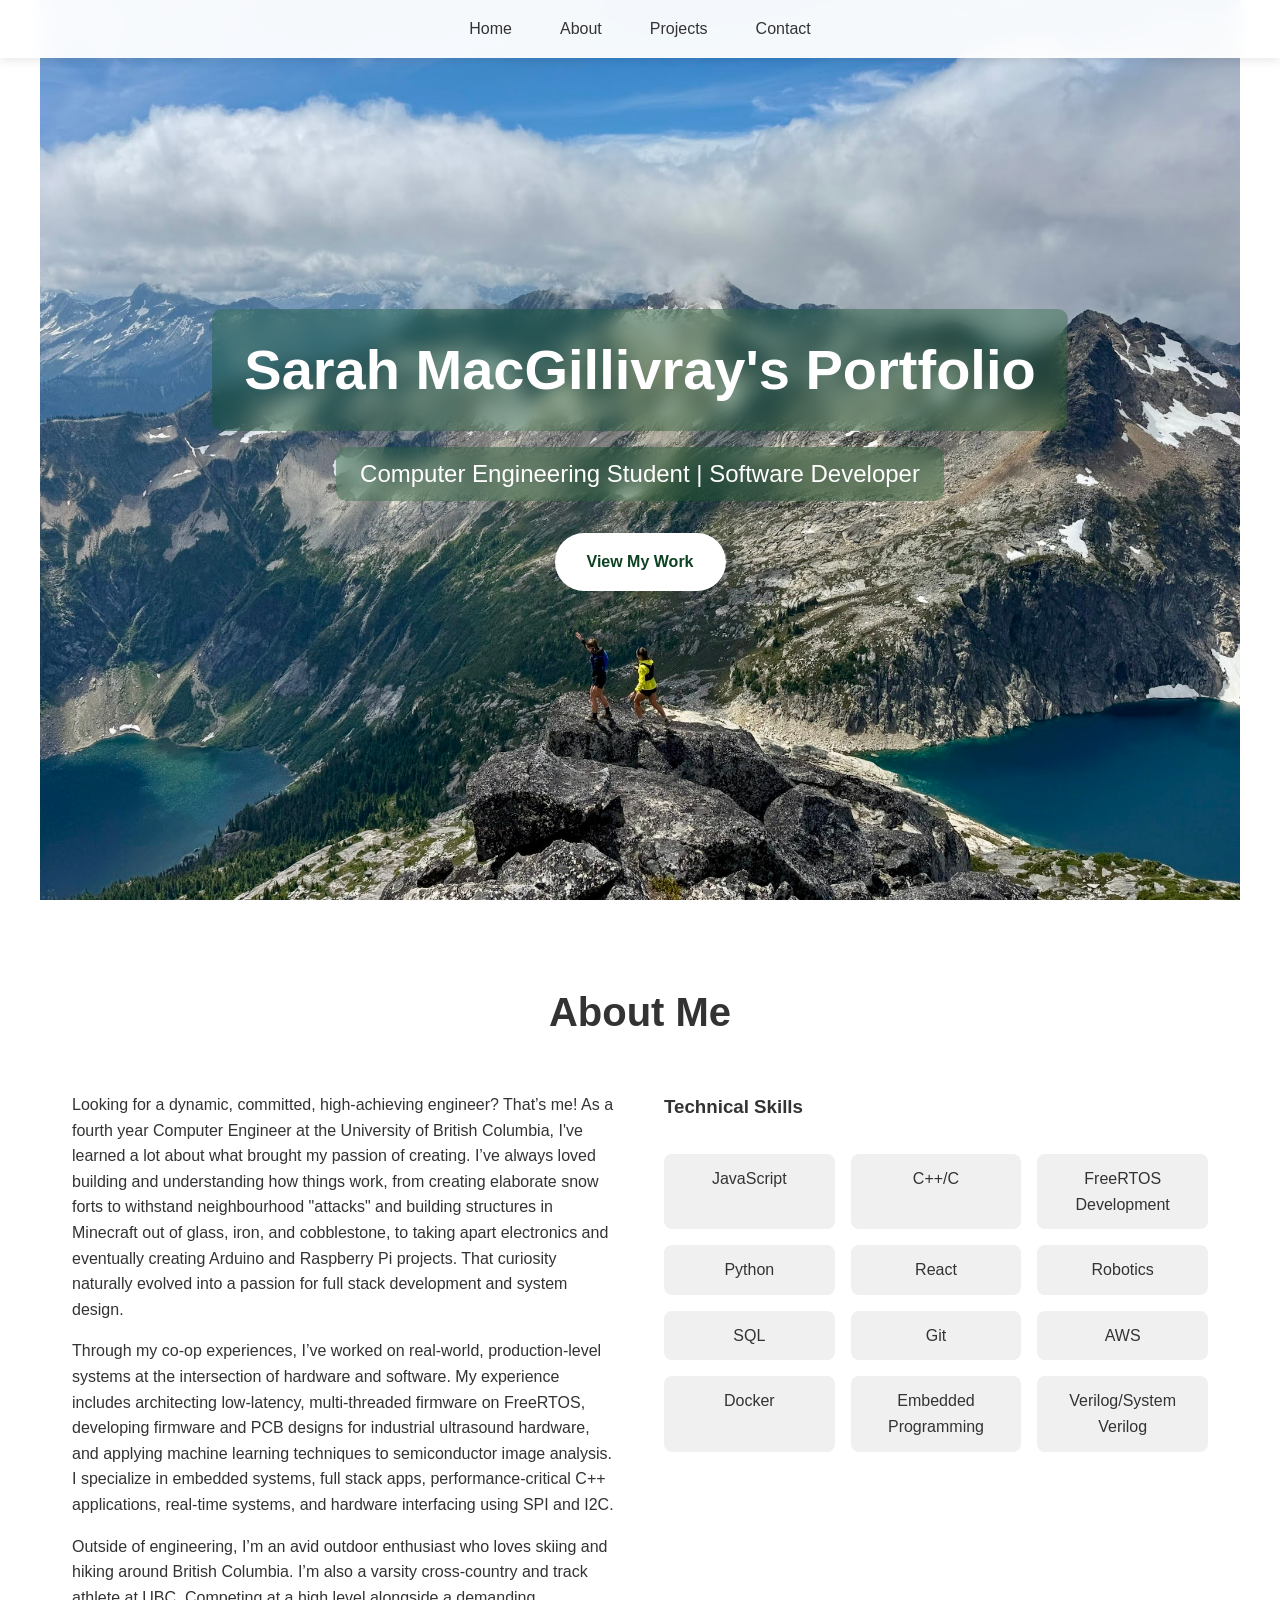
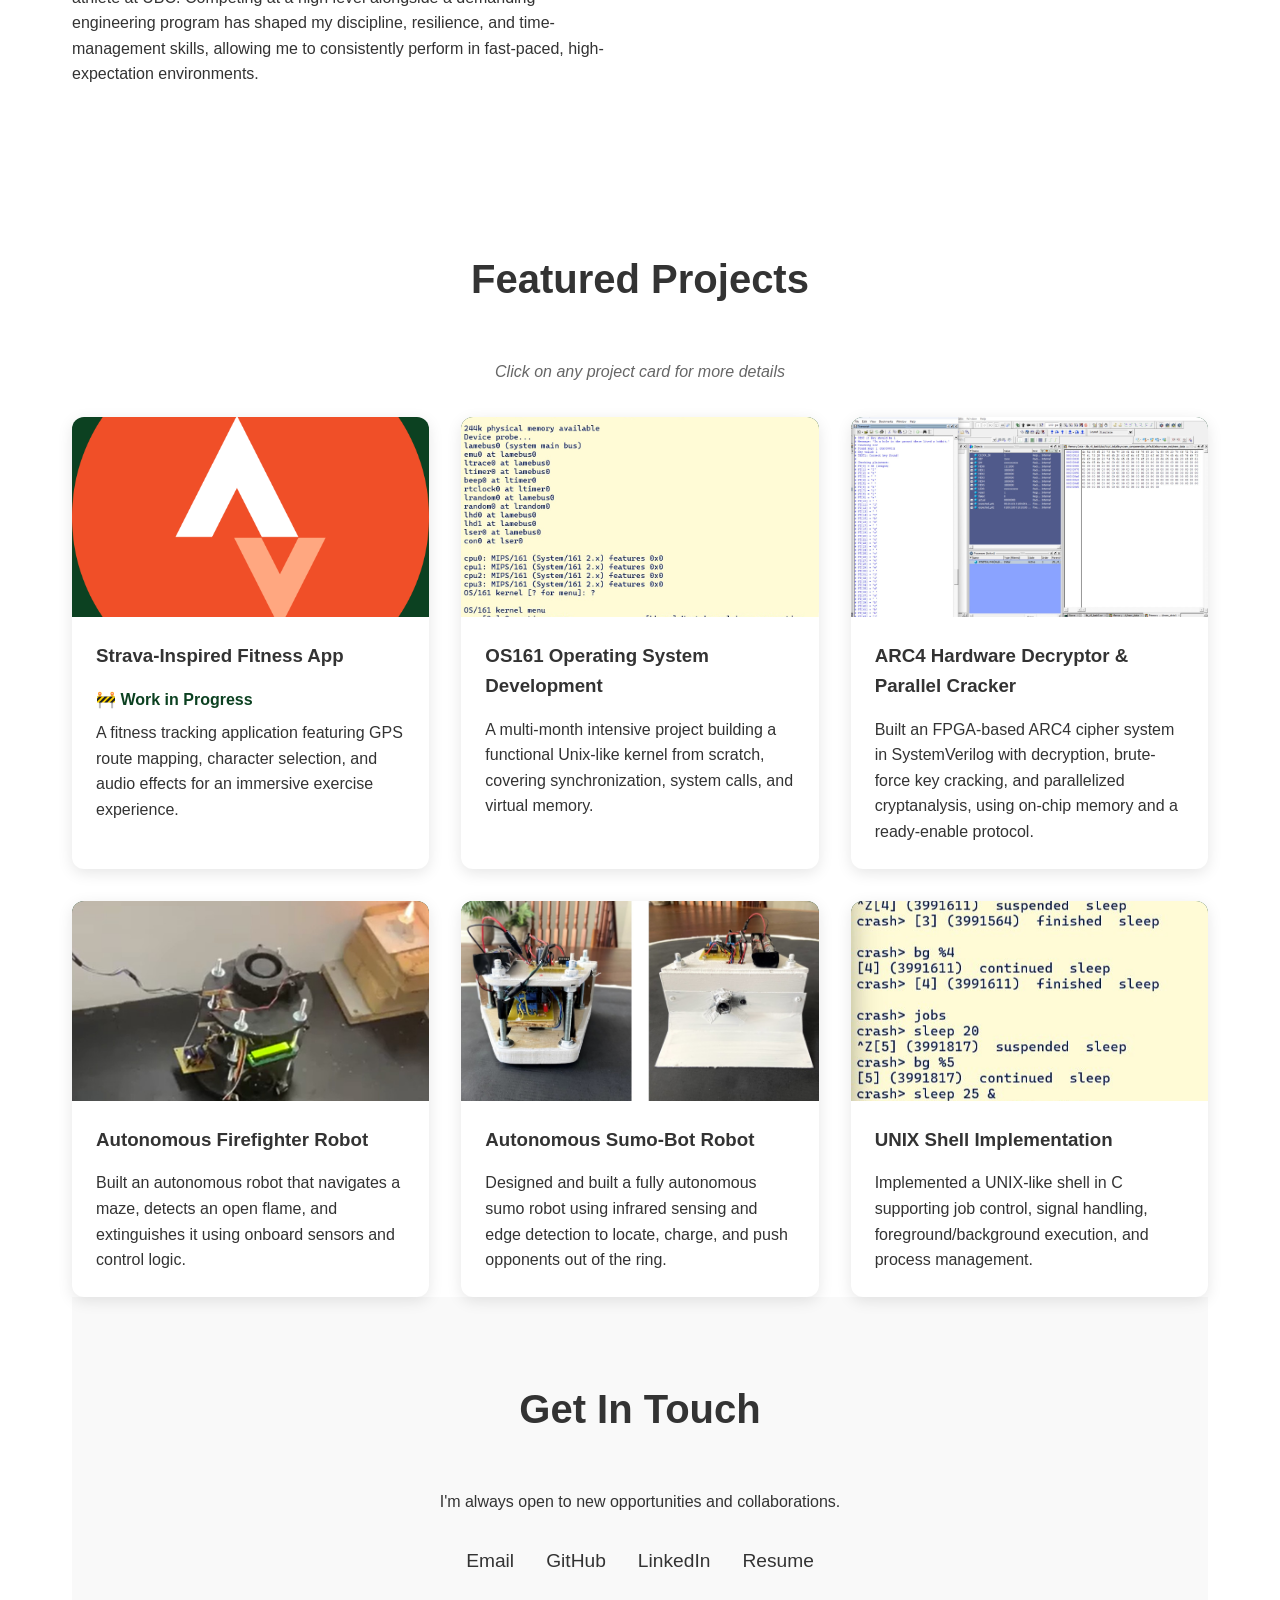
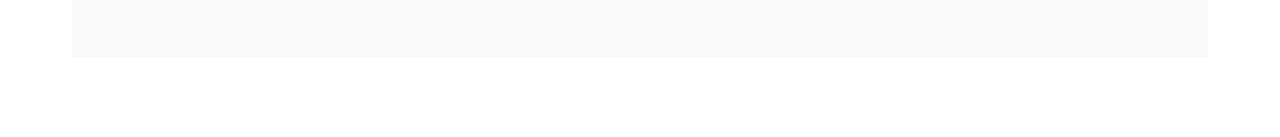
<file: portfolio_website_main.html>
<!DOCTYPE html>
<html lang="en">
<head>
    <meta charset="UTF-8">
    <meta name="viewport" content="width=device-width, initial-scale=1.0">
    <title>Your Name - Software Engineer</title>
    <style>
        * {
            margin: 0;
            padding: 0;
            box-sizing: border-box;
        }

        body {
            font-family: -apple-system, BlinkMacSystemFont, 'Segoe UI', Roboto, Oxygen, Ubuntu, Cantarell, sans-serif;
            line-height: 1.6;
            color: #333;
        }

        nav {
            position: fixed;
            top: 0;
            width: 100%;
            background: rgba(255, 255, 255, 0.95);
            backdrop-filter: blur(10px);
            box-shadow: 0 2px 10px rgba(0,0,0,0.1);
            z-index: 1000;
        }

        nav ul {
            display: flex;
            justify-content: center;
            list-style: none;
            padding: 1rem;
        }

        nav a {
            color: #333;
            text-decoration: none;
            padding: 0.5rem 1.5rem;
            transition: color 0.3s;
        }

        nav a:hover {
            color: #062d16;
        }

        section {
            padding: 5rem 2rem;
            max-width: 1200px;
            margin: 0 auto;
        }

        .hero {
            min-height: 100vh;
            display: flex;
            flex-direction: column;
            justify-content: center;
            align-items: center;
            text-align: center;
            background: url('images/header.JPG') center/cover no-repeat;
            color: white;
        }

        .hero h1 {
            font-size: 3.5rem;
            margin-bottom: 1rem;
            animation: fadeInUp 1s ease;
            background: rgba(5, 83, 27, 0.3);
            padding: 1rem 2rem;
            border-radius: 10px;
            backdrop-filter: blur(10px);
        }

        .hero p {
            font-size: 1.5rem;
            margin-bottom: 2rem;
            animation: fadeInUp 1s ease 0.2s backwards;
            background: rgba(5, 83, 27, 0.3);
            padding: 0.5rem 1.5rem;
            border-radius: 10px;
            backdrop-filter: blur(10px);
        }

        .hero .cta {
            display: inline-block;
            padding: 1rem 2rem;
            background: white;
            color: #0c4121;
            text-decoration: none;
            border-radius: 50px;
            font-weight: bold;
            transition: transform 0.3s, box-shadow 0.3s;
            animation: fadeInUp 1s ease 0.4s backwards;
        }

        .hero .cta:hover {
            transform: translateY(-3px);
            box-shadow: 0 10px 25px rgba(0,0,0,0.2);
        }

        @keyframes fadeInUp {
            from {
                opacity: 0;
                transform: translateY(30px);
            }
            to {
                opacity: 1;
                transform: translateY(0);
            }
        }

        h2 {
            font-size: 2.5rem;
            margin-bottom: 3rem;
            text-align: center;
            color: #333;
        }

        .about-content {
            display: grid;
            grid-template-columns: 1fr 1fr;
            gap: 3rem;
            align-items: start;
        }

        .skills {
            display: grid;
            grid-template-columns: repeat(auto-fit, minmax(150px, 1fr));
            gap: 1rem;
            margin-top: 2rem;
        }

        .skill-tag {
            background: #f0f0f0;
            padding: 0.75rem;
            border-radius: 8px;
            text-align: center;
            transition: all 0.3s;
        }

        .skill-tag:hover {
            background: #0c4121;
            color: white;
            transform: translateY(-3px);
        }

        .projects {
            display: grid;
            grid-template-columns: repeat(auto-fit, minmax(300px, 1fr));
            gap: 2rem;
        }

        .project-card {
            background: white;
            border-radius: 12px;
            overflow: hidden;
            box-shadow: 0 4px 15px rgba(0,0,0,0.1);
            transition: transform 0.3s, box-shadow 0.3s;
        }

        .project-card:hover {
            transform: translateY(-10px);
            box-shadow: 0 10px 30px rgba(0,0,0,0.2);
        }

        .project-img {
            width: 100%;
            height: 200px;
            background: linear-gradient(135deg, #0c4121 0%, #1e8449 100%);
            display: flex;
            align-items: center;
            justify-content: center;
            color: white;
            font-size: 3rem;
        }

        .project-content {
            padding: 1.5rem;
        }

        .project-content h3 {
            margin-bottom: 1rem;
            color: #333;
        }

        .project-links {
            display: flex;
            gap: 1rem;
            margin-top: 1rem;
        }

        .project-links a {
            color: #0c4121;
            text-decoration: none;
            font-weight: bold;
        }

        .project-detail {
            display: none;
            background: #f9f9f9;
            padding: 3rem 2rem;
            margin-top: 2rem;
            border-radius: 12px;
        }

        .project-detail.active {
            display: block;
        }

        .project-detail-header {
            display: flex;
            justify-content: space-between;
            align-items: center;
            margin-bottom: 2rem;
        }

        .close-btn {
            background: #0c4121;
            color: white;
            border: none;
            padding: 0.75rem 1.5rem;
            border-radius: 8px;
            cursor: pointer;
            font-weight: bold;
            transition: background 0.3s;
        }

        .close-btn:hover {
            background: #062d16;
        }

        .project-detail h3 {
            font-size: 2rem;
            margin-bottom: 1rem;
            color: #333;
        }

        .project-detail-content {
            display: grid;
            grid-template-columns: 1fr 1fr;
            gap: 2rem;
            margin-top: 1.5rem;
        }

        .project-detail-content p {
            margin-bottom: 1rem;
            line-height: 1.8;
        }

        .project-tech-stack {
            background: white;
            padding: 1.5rem;
            border-radius: 8px;
            border-left: 4px solid #0c4121;
        }

        .project-tech-stack h4 {
            margin-bottom: 1rem;
            color: #333;
        }

        .tech-list {
            list-style: none;
        }

        .tech-list li {
            padding: 0.5rem 0;
            color: #666;
        }

        .tech-list li:before {
            content: "✓ ";
            color: #0c4121;
            font-weight: bold;
            margin-right: 0.5rem;
        }

        .contact {
            background: #f9f9f9;
            text-align: center;
        }

        .contact-links {
            display: flex;
            justify-content: center;
            gap: 2rem;
            margin-top: 2rem;
        }

        .contact-links a {
            color: #333;
            text-decoration: none;
            font-size: 1.2rem;
            transition: color 0.3s;
        }

        .contact-links a:hover {
            color: #0c4121;
        }

        @media (max-width: 768px) {
            .hero h1 {
                font-size: 2.5rem;
            }

            .hero p {
                font-size: 1.2rem;
            }

            .about-content {
                grid-template-columns: 1fr;
            }

            nav ul {
                flex-wrap: wrap;
            }
        }
    </style>
</head>
<body>
    <nav>
        <ul>
            <li><a href="#home">Home</a></li>
            <li><a href="#about">About</a></li>
            <li><a href="#projects">Projects</a></li>
            <li><a href="#contact">Contact</a></li>
        </ul>
    </nav>

    <section id="home" class="hero">
        <h1>Sarah MacGillivray's Portfolio</h1>
        <p>Computer Engineering Student | Software Developer</p>
        <a href="#projects" class="cta">View My Work</a>
    </section>

    <section id="about">
        <h2>About Me</h2>
        <div class="about-content">
            <div>
                <p>
                Looking for a dynamic, committed, high-achieving engineer? That’s me! As a fourth year Computer Engineer at the University of British Columbia, 
                I've learned a lot about what brought my passion of creating.
                I’ve always loved building and understanding how things work, from creating elaborate snow forts to withstand neighbourhood "attacks" and building structures in Minecraft
                out of glass, iron, and cobblestone, to taking apart electronics and eventually creating Arduino and Raspberry Pi projects. 
                That curiosity naturally evolved into a passion for full stack development and system design.
            </p>

            <p style="margin-top: 1rem;">
                Through my co-op experiences, I’ve worked on real-world, production-level systems at the intersection of hardware and 
                software. My experience includes architecting low-latency, multi-threaded firmware on FreeRTOS, developing firmware 
                and PCB designs for industrial ultrasound hardware, and applying machine learning techniques to semiconductor image
                analysis. I specialize in embedded systems, full stack apps, performance-critical C++ applications, real-time systems, 
                and hardware interfacing using SPI and I2C.
            </p>

            <p style="margin-top: 1rem;">
                Outside of engineering, I’m an avid outdoor enthusiast who loves skiing and hiking around British Columbia. I’m also 
                a varsity cross-country and track athlete at UBC. Competing at a high level alongside a demanding
                engineering program has shaped my discipline, resilience, and time-management skills, allowing me to consistently
                perform in fast-paced, high-expectation environments.
            </p>
            </div>
            <div>
                <h3 style="margin-bottom: 1rem;">Technical Skills</h3>
                <div class="skills">
                    <div class="skill-tag">JavaScript</div>
                    <div class="skill-tag">C++/C</div>
                    <div class="skill-tag">FreeRTOS Development</div>
                    <div class="skill-tag">Python</div>
                    <div class="skill-tag">React</div>
                    <div class="skill-tag">Robotics</div>
                    <div class="skill-tag">SQL</div>
                    <div class="skill-tag">Git</div>
                    <div class="skill-tag">AWS</div>
                    <div class="skill-tag">Docker</div>
                    <div class="skill-tag">Embedded Programming</div>
                    <div class="skill-tag">Verilog/System Verilog</div>

                </div>
            </div>
        </div>
    </section>

    <section id="projects">
        <h2>Featured Projects</h2>
        <p style="text-align: center; color: #666; margin-bottom: 2rem; font-style: italic;">Click on any project card for more details</p>
        <div class="projects">
            <div class="project-card" onclick="toggleDetail(0)">
                <div class="project-img" style="background: url('images/strava_logo_icon_147232.png') center/cover no-repeat; background-color: #0c4121;"></div>
                <div class="project-content">
                    <h3>Strava-Inspired Fitness App</h3>
                    <p style="color: #0c4121; font-weight: bold; margin-bottom: 0.5rem;">🚧 Work in Progress</p>
                    <p>A fitness tracking application featuring GPS route mapping, character selection, and audio effects for an immersive exercise experience.</p>
                </div>
            </div>

            <div class="project-card" onclick="toggleDetail(1)">
                <div class="project-img" style="background: url('images/os161.jpg') center/cover no-repeat; background-color: #0c4121;"></div>
                <div class="project-content">
                    <h3>OS161 Operating System Development</h3>
                    <p>A multi-month intensive project building a functional Unix-like kernel from scratch, covering synchronization, system calls, and virtual memory.</p>
                </div>
            </div>

            <div class="project-card" onclick="toggleDetail(2)">
                <div class="project-img" style="background: url('images/ModelSim_arc4.jpg') center/cover no-repeat; background-color: #0c4121;"></div>
                <div class="project-content">
                    <h3>ARC4 Hardware Decryptor & Parallel Cracker</h3>
                    <p>Built an FPGA-based ARC4 cipher system in SystemVerilog with decryption, brute-force key cracking,
                         and parallelized cryptanalysis, using on-chip memory and a ready-enable protocol.</p>
                </div>
            </div>

            <div class="project-card" onclick="toggleDetail(3)">
                <div class="project-img" style="background: url('images/fire_flame.jpg') center/cover no-repeat; background-color: #0c4121;"></div>
                <div class="project-content">
                    <h3>Autonomous Firefighter Robot</h3>
                    <p>Built an autonomous robot that navigates a maze, detects an open flame, and extinguishes it using onboard sensors and control logic.</p>
                </div>
            </div>

            <div class="project-card" onclick="toggleDetail(4)">
                <div class="project-img" style="background: url('images/sumo.jpg') center/cover no-repeat; background-color: #0c4121;"></div>
                <div class="project-content">
                    <h3>Autonomous Sumo-Bot Robot</h3>
                    <p>Designed and built a fully autonomous sumo robot using infrared sensing and edge detection to locate, charge, and push opponents out of the ring.</p>
                </div>
            </div>

            <div class="project-card" onclick="toggleDetail(5)">
                <div class="project-img" style="background: url('images/crash_shell.jpg') center/cover no-repeat; background-color: #0c4121;"></div>
                <div class="project-content">
                    <h3>UNIX Shell Implementation</h3>
                    <p>Implemented a UNIX-like shell in C supporting job control, signal handling, foreground/background execution, and process management.</p>
                </div>
            </div>
        </div>

        <!-- Project Details Sections -->
        <div class="project-detail" id="detail-0">
            <div class="project-detail-header">
                <h3>Strava-Inspired Fitness App</h3>
                <button class="close-btn" onclick="closeDetail()">Back to Projects</button>
            </div>
            <div class="project-detail-content">
                <div>
                    <p><strong>Project Overview:</strong></p>
                    <p>This project is a fitness tracking application inspired by Strava, featuring GPS route mapping, character selection, and audio effects. Users can track their activities, choose characters, and enjoy immersive audio experiences while exercising.</p>
                    <p><strong>Key Features:</strong></p>
                    <ul style="margin-left: 1.5rem;">
                        <li>GPS Route Mapping: Visualize your route on a map using the Google Maps API</li>
                        <li>Character Selection: Choose your character from a variety of options</li>
                        <li>Audio Effects: Experience sound effects that enhance the activity tracking experience</li>
                        <li>Activity Tracking: Track distance, speed, and duration of your workouts</li>
                        <li>Responsive Design: Works seamlessly on desktop and mobile devices</li>
                    </ul>
                </div>
                <div class="project-tech-stack">
                    <h4>Technology Stack</h4>
                    <ul class="tech-list">
                        <li>React with TypeScript</li>
                        <li>Google Maps API</li>
                        <li>Web Audio API</li>
                        <li>Node.js Backend</li>
                        <li>Firebase for Data Storage</li>
                        <li>Tailwind CSS</li>
                    </ul>
                </div>
            </div>
        </div>

        <div class="project-detail" id="detail-1">
            <div class="project-detail-header">
                <h3>OS161 Operating System Development</h3>
                <button class="close-btn" onclick="closeDetail()">Back to Projects</button>
            </div>
            <div class="project-detail-content">
                <div>
                    <p><strong>Project Overview:</strong></p>
                    <p>I designed and implemented core kernel subsystems for OS161, a simplified educational operating system. 
                        This project involved transitioning from a limited, single-tasking kernel to a robust, multi-process 
                        system with full virtual memory support.</p>
                    
                    <p><strong>Major Milestones:</strong></p>
                    <ul style="margin-left: 1.5rem; margin-bottom: 1rem;">
                        <li><strong>Synchronization Primitives:</strong> Implemented blocking locks and condition 
                            variables using hardware-level atomic instructions to ensure thread safety.</li>
                        <li><strong>File System Interface:</strong> Built the system call layer for file 
                            I/O (open, read, write, lseek) utilizing the Virtual File System (VFS) and safe kernel/user-land memory copying.</li>
                        <li><strong>Process Management:</strong> Developed <code>fork()</code> and <code>execv()</code> 
                            mechanisms, establishing process abstractions and protection boundaries.</li>
                        <li><strong>Virtual Memory:</strong> Engineered a full VM system including TLB fault handling, 
                            demand-paged memory, and multi-level page tables.</li>
                    </ul>
                </div>
                <div class="project-tech-stack">
                    <h4>Learning Outcomes</h4>
                    <ul class="tech-list">
                        <li>Kernel-level C</li>
                        <li>GDB Debugging</li>
                        <li>Concurrency Control</li>
                        <li>Memory Management</li>
                        <li>TLB & Paging</li>
                        <li>System Call Design</li>
                        <li>Git Version Control</li>
                    </ul>
                </div>
            </div>
        </div>

        <div class="project-detail" id="detail-2">
            <div class="project-detail-header">
                <h3>ARC4 Hardware Decryptor & Parallel Cracker</h3>
                <button class="close-btn" onclick="closeDetail()">Back to Projects</button>
            </div>
            <div style="text-align: center; margin-bottom: 2rem;">
                <a href="videos/decrypt.mp4" target="_blank" style="display: inline-block; padding: 0.75rem 1.5rem; background: #0c4121; color: white; text-decoration: none; border-radius: 8px; font-weight: bold; transition: background 0.3s;">Watch Demo Video →</a>
            </div>
            <div class="project-detail-content">
                <div>
                    <p><strong>Project Overview:</strong></p>
                    <p>Designed and implemented a complete ARC4 stream cipher system in SystemVerilog on an FPGA, including decryption,
                        brute-force key cracking, and parallelized cryptanalysis. The design leveraged multiple on-chip SRAM blocks, a 
                        ready-enable microprotocol for variable-latency modules, and a modular hardware architecture to support scalability
                         and correctness.

                        The project was built incrementally, starting with ARC4 state initialization and key scheduling,
                         followed by pseudo-random keystream generation and ciphertext decryption using length-prefixed
                          messages stored in on-chip memory. I then extended the system to brute-force unknown encryption
                           keys by detecting valid ASCII plaintext, and finally implemented a parallel cracking architecture
                            that split the key space across multiple decryption cores to achieve near-2× speedup.

                        Throughout the project, I emphasized correctness, testability, and hardware realism, writing 
                        comprehensive RTL and post-synthesis testbenches, validating memory contents in simulation and 
                        on physical hardware, and adhering strictly to synthesis-safe design constraints.</p>
                    <p><strong>Key Features:</strong></p>
                    <ul style="margin-left: 1.5rem;">
                        <li>ARC4 state initialization and key scheduling</li>
                        <li>Pseudo-random keystream generation and decryption</li>
                        <li>Brute-force key cracking with ASCII validation</li>
                        <li>Parallelized decryption for faster key search</li>
                        <li>On-chip memory management and ready-enable microprotocol</li>
                        <li>RTL and post-synthesis testbench validation</li>
                    </ul>
                </div>
                <div class="project-tech-stack">
                    <h4>Technology Stack</h4>
                    <ul class="tech-list">
                        <li>SystemVerilog & FPGA design</li>
                        <li>Digital logic & RTL design</li>
                        <li>On-chip memory management (SRAM)</li>
                        <li>Parallel hardware architecture</li>
                        <li>Microprotocol design for variable-latency modules</li>
                        <li>Testbench creation & hardware verification</li>
                        <li>Python for simulation, analysis, and automation</li>
                    </ul>
                </div>
            </div>
        </div>

        <div class="project-detail" id="detail-3">
            <div class="project-detail-header">
                <h3>Autonomous Firefighter Robot</h3>
                <button class="close-btn" onclick="closeDetail()">Back to Projects</button>
            </div>
            <div class="project-detail-content">
                <div>
                    <p><strong>Project Overview:</strong></p>
                    <p>
                    Designed and implemented a fully autonomous firefighter robot capable of navigating a walled maze, detecting an open flame, and extinguishing it using an onboard fan. The robot combined sensor-based navigation, real-time decision-making, and environmental feedback, and was the only robot to successfully complete both challenge mazes.
                    </p>

                    <p><strong>Key Features:</strong></p>
                    <ul style="margin-left: 1.5rem;">
                        <li>Autonomous maze navigation using dual ultrasonic sensors</li>
                        <li>Infrared flame detection and localization</li>
                        <li>Automated fire suppression using onboard fan</li>
                        <li>Real-time sensor data display on LCD</li>
                        <li>Robust control logic enabling full challenge completion</li>
                    </ul>
                </div>

                <div class="project-tech-stack">
                    <h4>Technology Stack</h4>
                    <ul class="tech-list">
                        <li>BASIC programming language</li>
                        <li>Ultrasonic distance sensors</li>
                        <li>Infrared flame sensor</li>
                        <li>LCD display integration</li>
                        <li>Embedded robotics & autonomous navigation</li>
                    </ul>
                </div>
            </div>
        </div>

        <div class="project-detail" id="detail-4">
            <div class="project-detail-header">
                <h3>Sumo-Bot Autonomous Robot</h3>
                <button class="close-btn" onclick="closeDetail()">Back to Projects</button>
            </div>
            <div class="project-detail-content">
                <div>
                    <p><strong>Project Overview:</strong></p>
                    <p>
                    Designed and built a fully autonomous sumo robot capable of detecting, charging, and pushing an opponent out of a competition ring. The robot uses infrared sensing to locate other robots and a phototransistor-based edge detection system to avoid exiting the ring, enabling aggressive yet controlled behavior.
                    </p>

                    <p><strong>Key Features:</strong></p>
                    <ul style="margin-left: 1.5rem;">
                        <li>Autonomous opponent detection using infrared sensors</li>
                        <li>Edge detection using phototransistors to prevent self-exit</li>
                        <li>Wedge/plow mechanical design for effective pushing</li>
                        <li>Closed-loop motor control for rapid engagement</li>
                        <li>Custom hand-built and soldered circuitry</li>
                    </ul>
                </div>

                <div class="project-tech-stack">
                    <h4>Technology Stack</h4>
                    <ul class="tech-list">
                        <li>BASIC programming language</li>
                        <li>Infrared sensors & phototransistors</li>
                        <li>DC motors & motor drivers</li>
                        <li>Custom circuit design & soldering</li>
                        <li>Autonomous robotics control</li>
                    </ul>
                </div>
            </div>
        </div>

        <div class="project-detail" id="detail-5">
            <div class="project-detail-header">
                <h3>UNIX Shell Implementation</h3>
                <button class="close-btn" onclick="closeDetail()">Back to Projects</button>
            </div>
            <div style="text-align: center; margin-bottom: 2rem;">
                <a href="videos/crash_demo.mp4" target="_blank" style="display: inline-block; padding: 0.75rem 1.5rem; background: #0c4121; color: white; text-decoration: none; border-radius: 8px; font-weight: bold; transition: background 0.3s;">Watch Demo Video →</a>
            </div>
            <div class="project-detail-content">
                <div>
                    <p><strong>Project Overview:</strong></p>
                    <p>
                        Implemented a simplified UNIX shell in C, supporting process creation, job control, and
                        foreground/background execution. The shell closely follows UNIX semantics for signal handling,
                        process groups, and job lifecycle management, and was developed incrementally across multiple
                        milestones.
                    </p>

                <p><strong>Key Features:</strong></p>
                <ul style="margin-left: 1.5rem;">
                    <li>Command parsing with sequential (<code>;</code>) and background (<code>&</code>) execution</li>
                    <li>Foreground and background job control with job IDs and PID tracking</li>
                    <li>Built-in shell commands: <code>jobs</code>, <code>fg</code>, <code>bg</code>, <code>nuke</code>, and <code>quit</code></li>
                    <li>PATH-based program execution using <code>fork</code> and <code>execvp</code></li>
                    <li>Accurate job state tracking (running, suspended, finished, killed)</li>
                    <li>Signal-safe handling of asynchronous events via <code>SIGCHLD</code>, <code>SIGINT</code>, <code>SIGTSTP</code>, and <code>SIGQUIT</code></li>
                </ul>
            </div>

            <div class="project-tech-stack">
                <h4>Technology Stack</h4>
                <ul class="tech-list">
                    <li>C (GCC)</li>
                    <li>UNIX/Linux System Calls</li>
                    <li>fork / execvp / waitpid</li>
                    <li>POSIX Signals & Process Groups</li>
                    <li>Signal-safe Concurrency Design</li>
                </ul>
            </div>
        </div>
    </div>

    <section id="contact" class="contact">
        <h2>Get In Touch</h2>
        <p>I'm always open to new opportunities and collaborations.</p>
        <div class="contact-links">
            <a href="mailto:your.email@example.com">Email</a>
            <a href="https://github.com/yourusername" target="_blank">GitHub</a>
            <a href="https://linkedin.com/in/yourprofile" target="_blank">LinkedIn</a>
            <a href="your-resume.pdf" target="_blank">Resume</a>
        </div>
    </section>

    <script>
        // Smooth scrolling for navigation links
        document.querySelectorAll('a[href^="#"]').forEach(anchor => {
            anchor.addEventListener('click', function (e) {
                e.preventDefault();
                const target = document.querySelector(this.getAttribute('href'));
                if (target) {
                    target.scrollIntoView({
                        behavior: 'smooth',
                        block: 'start'
                    });
                }
            });
        });

        // Toggle project details
        function toggleDetail(index) {
            // Hide all project details
            document.querySelectorAll('.project-detail').forEach(detail => {
                detail.classList.remove('active');
            });
            
            // Show the selected project detail
            const detailElement = document.getElementById(`detail-${index}`);
            if (detailElement) {
                detailElement.classList.add('active');
                // Scroll to the detail section with offset for nav bar
                setTimeout(() => {
                    const yOffset = -120; // Adjust this value to control spacing from top
                    const y = detailElement.getBoundingClientRect().top + window.pageYOffset + yOffset;
                    window.scrollTo({top: y, behavior: 'smooth'});
                }, 0);
            }
        }

        // Close project detail
        function closeDetail() {
            // Hide all project details
            document.querySelectorAll('.project-detail').forEach(detail => {
                detail.classList.remove('active');
            });
            
            // Scroll back to projects section
            const projectsSection = document.getElementById('projects');
            if (projectsSection) {
                projectsSection.scrollIntoView({
                    behavior: 'smooth',
                    block: 'start'
                });
            }
        }
    </script>
</body>
</html>
</file>
